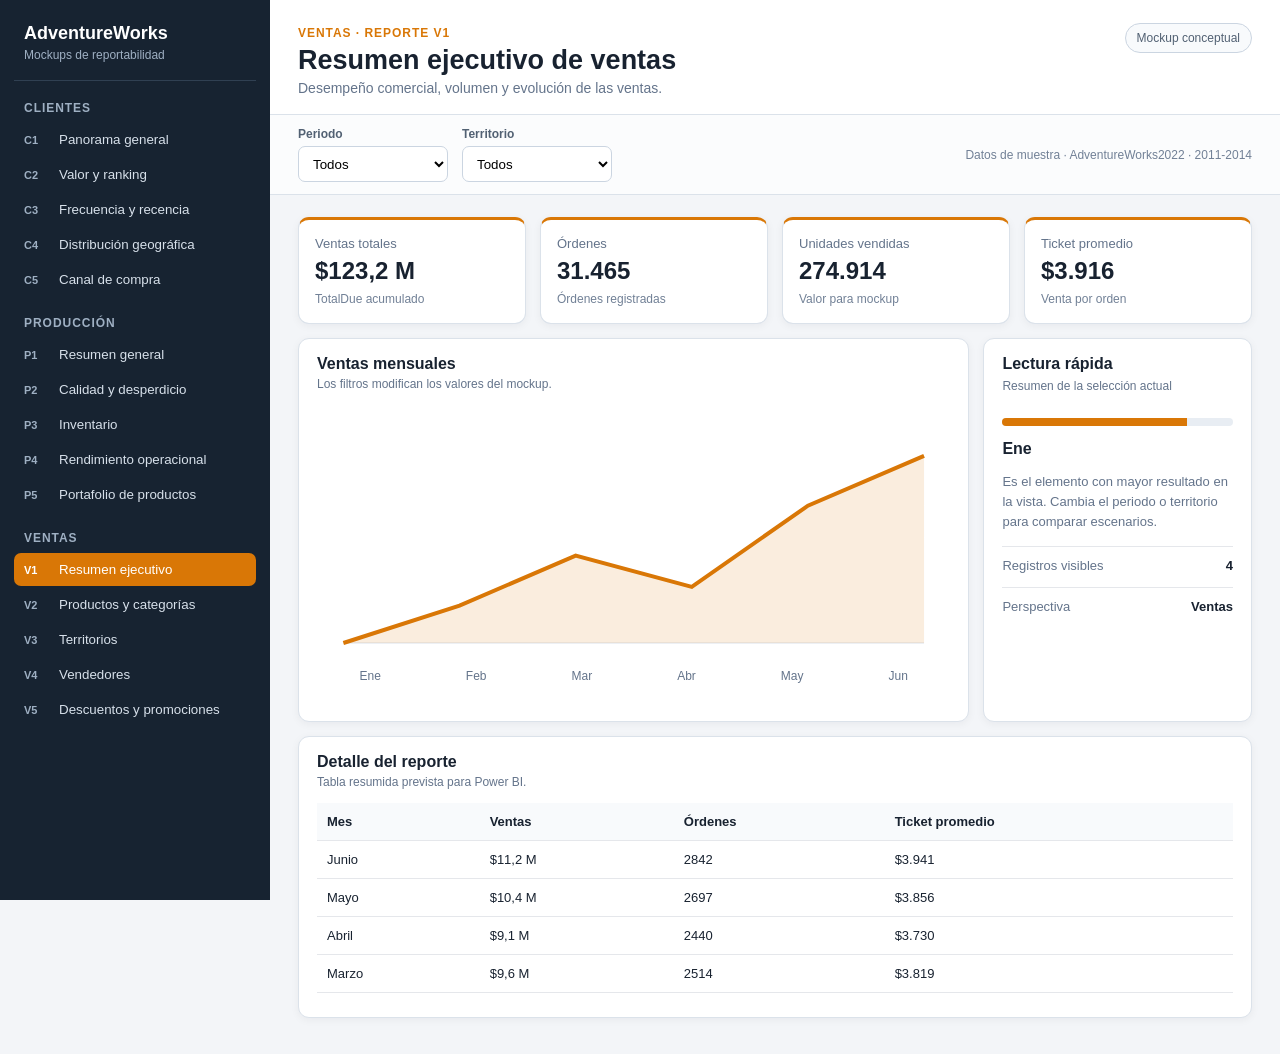
<file: Taller1/mocks/index.html>
<!doctype html>
<html lang="es">
<head>
  <meta charset="utf-8">
  <meta name="viewport" content="width=device-width,initial-scale=1">
  <title>AdventureWorks - Mockups de reportabilidad</title>
  <meta name="description" content="Quince vistas conceptuales para clientes, producción y ventas.">
  <link rel="stylesheet" href="styles.css">
</head>
<body>
  <main class="app">
    <aside class="sidebar">
      <div class="brand"><strong>AdventureWorks</strong><span>Mockups de reportabilidad</span></div>
      <nav id="report-nav" aria-label="Reportes"></nav>
    </aside>
    <section class="workspace">
      <header class="topbar">
        <div>
          <span id="eyebrow" class="eyebrow"></span>
          <h1 id="report-title"></h1>
          <p id="report-description"></p>
        </div>
        <span class="badge">Mockup conceptual</span>
      </header>
      <section class="filters" aria-label="Filtros">
        <label>Periodo<select id="year-filter"><option>Todos</option><option>2011</option><option>2012</option><option>2013</option><option>2014</option></select></label>
        <label>Territorio<select id="territory-filter"><option>Todos</option><option>Suroeste</option><option>Noroeste</option><option>Canadá</option><option>Australia</option><option>Reino Unido</option></select></label>
        <span>Datos de muestra · AdventureWorks2022 · 2011-2014</span>
      </section>
      <div class="content">
        <section id="kpis" class="kpis" aria-label="Indicadores principales"></section>
        <section class="visuals">
          <article class="panel chart-panel"><header><h2 id="chart-title"></h2><p>Los filtros modifican los valores del mockup.</p></header><div id="chart" class="chart"></div></article>
          <article class="panel summary"><header><h2>Lectura rápida</h2><p>Resumen de la selección actual</p></header><div id="summary-content"></div></article>
        </section>
        <article class="panel table-panel"><header><h2>Detalle del reporte</h2><p>Tabla resumida prevista para Power BI.</p></header><div class="table-scroll"><table><thead id="table-head"></thead><tbody id="table-body"></tbody></table></div></article>
      </div>
    </section>
  </main>
  <script src="app.js"></script>
</body>
</html>
</file>
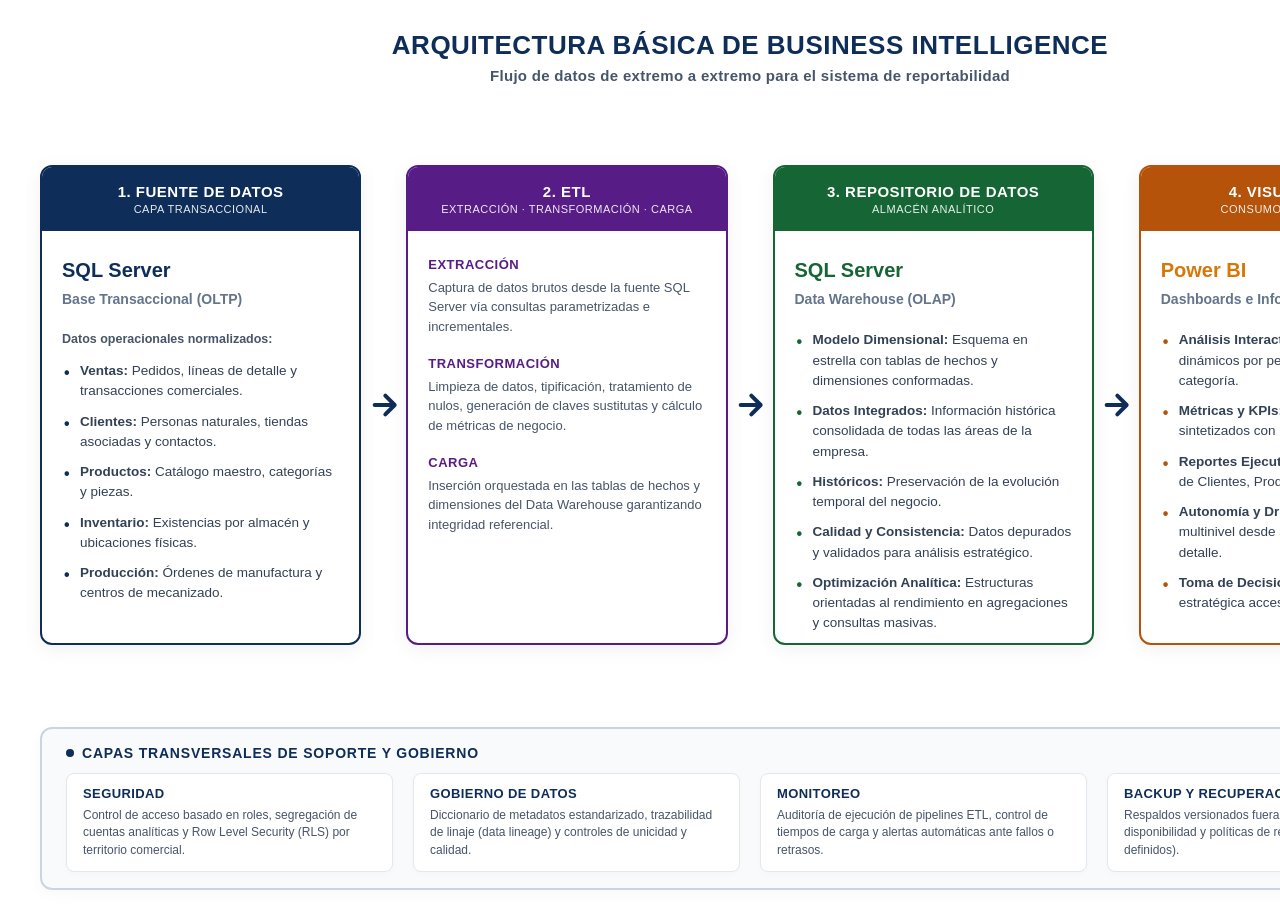
<file: informe/render_arquitectura.html>
<!DOCTYPE html>
<html lang="es">
<head>
  <meta charset="UTF-8">
  <title>Arquitectura de la Solución - Modo Claro</title>
  <style>
    * { box-sizing: border-box; margin: 0; padding: 0; font-family: 'Segoe UI', -apple-system, BlinkMacSystemFont, Roboto, Helvetica, Arial, sans-serif; }
    body {
      background-color: #ffffff;
      width: 1500px;
      height: 920px;
      padding: 30px 40px;
      display: flex;
      flex-direction: column;
      justify-content: space-between;
    }
    .header {
      text-align: center;
      margin-bottom: 25px;
    }
    .header h1 {
      font-size: 26px;
      font-weight: 800;
      color: #0f2d59;
      letter-spacing: 0.5px;
      text-transform: uppercase;
      margin-bottom: 6px;
    }
    .header p {
      font-size: 15px;
      font-weight: 600;
      color: #475569;
      letter-spacing: 0.3px;
    }
    .pipeline-container {
      display: flex;
      align-items: stretch;
      justify-content: space-between;
      position: relative;
      margin-bottom: 25px;
      height: 480px;
    }
    .col {
      flex: 1;
      display: flex;
      flex-direction: column;
      border-radius: 12px;
      background: #ffffff;
      box-shadow: 0 4px 20px rgba(0,0,0,0.06);
      border: 2px solid;
      overflow: hidden;
      max-width: 325px;
    }
    .col-header {
      padding: 16px 12px;
      text-align: center;
      color: #ffffff;
      font-weight: 700;
      font-size: 15px;
      text-transform: uppercase;
      letter-spacing: 0.5px;
      display: flex;
      flex-direction: column;
      gap: 3px;
    }
    .col-header small {
      font-size: 11px;
      opacity: 0.9;
      font-weight: 500;
    }
    .col-body {
      padding: 24px 20px;
      flex: 1;
      display: flex;
      flex-direction: column;
      justify-content: flex-start;
      font-size: 14px;
      color: #1e293b;
      line-height: 1.5;
    }
    .col-title {
      font-size: 20px;
      font-weight: 800;
      margin-bottom: 4px;
    }
    .col-subtitle {
      font-size: 14px;
      font-weight: 600;
      margin-bottom: 20px;
      color: #64748b;
    }
    .col-body ul {
      list-style: none;
      padding-left: 0;
    }
    .col-body ul li {
      position: relative;
      padding-left: 18px;
      margin-bottom: 10px;
      font-size: 13.5px;
      color: #334155;
    }
    .col-body ul li::before {
      content: "•";
      position: absolute;
      left: 2px;
      font-weight: bold;
      font-size: 16px;
    }
    .step-title {
      font-size: 13px;
      font-weight: 800;
      text-transform: uppercase;
      letter-spacing: 0.5px;
      margin-bottom: 3px;
    }
    .step-block {
      margin-bottom: 18px;
    }
    .step-block p {
      font-size: 13px;
      color: #475569;
    }

    /* Temas de columna */
    .c-oltp { border-color: #0f2d59; }
    .c-oltp .col-header { background: #0f2d59; }
    .c-oltp .col-title { color: #0f2d59; }
    .c-oltp ul li::before { color: #0f2d59; }

    .c-etl { border-color: #581c87; }
    .c-etl .col-header { background: #581c87; }
    .c-etl .step-title { color: #581c87; }

    .c-dw { border-color: #166534; }
    .c-dw .col-header { background: #166534; }
    .c-dw .col-title { color: #166534; }
    .c-dw ul li::before { color: #166534; }

    .c-bi { border-color: #b45309; }
    .c-bi .col-header { background: #b45309; }
    .c-bi .col-title { color: #d97706; }
    .c-bi ul li::before { color: #b45309; }

    /* Flechas conectoras */
    .arrow-container {
      display: flex;
      align-items: center;
      justify-content: center;
      width: 45px;
    }
    .arrow-container svg {
      width: 32px;
      height: 32px;
      fill: #0f2d59;
    }

    /* Capas transversales */
    .transversal {
      border: 2px solid #cbd5e1;
      border-radius: 12px;
      background: #f8fafc;
      padding: 16px 24px;
      box-shadow: 0 4px 15px rgba(0,0,0,0.03);
    }
    .transversal-title {
      font-size: 14px;
      font-weight: 800;
      color: #0f2d59;
      text-transform: uppercase;
      letter-spacing: 0.8px;
      margin-bottom: 12px;
      display: flex;
      align-items: center;
      gap: 8px;
    }
    .transversal-title::before {
      content: "";
      display: inline-block;
      width: 8px;
      height: 8px;
      background: #0f2d59;
      border-radius: 50%;
    }
    .trans-grid {
      display: grid;
      grid-template-columns: repeat(4, 1fr);
      gap: 20px;
    }
    .trans-card {
      background: #ffffff;
      border: 1px solid #e2e8f0;
      border-radius: 8px;
      padding: 12px 16px;
      box-shadow: 0 2px 6px rgba(0,0,0,0.02);
    }
    .trans-card h3 {
      font-size: 13px;
      font-weight: 700;
      color: #0f2d59;
      margin-bottom: 6px;
      text-transform: uppercase;
      letter-spacing: 0.4px;
    }
    .trans-card p {
      font-size: 12px;
      color: #475569;
      line-height: 1.45;
    }
  </style>
</head>
<body>

  <div class="header">
    <h1>Arquitectura Básica de Business Intelligence</h1>
    <p>Flujo de datos de extremo a extremo para el sistema de reportabilidad</p>
  </div>

  <div class="pipeline-container">
    <!-- 1. FUENTE DE DATOS -->
    <div class="col c-oltp">
      <div class="col-header">
        <span>1. Fuente de Datos</span>
        <small>Capa Transaccional</small>
      </div>
      <div class="col-body">
        <div class="col-title">SQL Server</div>
        <div class="col-subtitle">Base Transaccional (OLTP)</div>
        <p style="font-size:12.5px; color:#475569; margin-bottom:12px; font-weight:600;">Datos operacionales normalizados:</p>
        <ul>
          <li><strong>Ventas:</strong> Pedidos, líneas de detalle y transacciones comerciales.</li>
          <li><strong>Clientes:</strong> Personas naturales, tiendas asociadas y contactos.</li>
          <li><strong>Productos:</strong> Catálogo maestro, categorías y piezas.</li>
          <li><strong>Inventario:</strong> Existencias por almacén y ubicaciones físicas.</li>
          <li><strong>Producción:</strong> Órdenes de manufactura y centros de mecanizado.</li>
        </ul>
      </div>
    </div>

    <!-- FLECHA 1 -->
    <div class="arrow-container">
      <svg viewBox="0 0 24 24"><path d="M5 12h14M13 5l7 7-7 7" stroke="#0f2d59" stroke-width="3" stroke-linecap="round" stroke-linejoin="round" fill="none"/></svg>
    </div>

    <!-- 2. ETL -->
    <div class="col c-etl">
      <div class="col-header">
        <span>2. ETL</span>
        <small>Extracción · Transformación · Carga</small>
      </div>
      <div class="col-body">
        <div class="step-block">
          <div class="step-title">Extracción</div>
          <p>Captura de datos brutos desde la fuente SQL Server vía consultas parametrizadas e incrementales.</p>
        </div>
        <div class="step-block">
          <div class="step-title">Transformación</div>
          <p>Limpieza de datos, tipificación, tratamiento de nulos, generación de claves sustitutas y cálculo de métricas de negocio.</p>
        </div>
        <div class="step-block">
          <div class="step-title">Carga</div>
          <p>Inserción orquestada en las tablas de hechos y dimensiones del Data Warehouse garantizando integridad referencial.</p>
        </div>
      </div>
    </div>

    <!-- FLECHA 2 -->
    <div class="arrow-container">
      <svg viewBox="0 0 24 24"><path d="M5 12h14M13 5l7 7-7 7" stroke="#0f2d59" stroke-width="3" stroke-linecap="round" stroke-linejoin="round" fill="none"/></svg>
    </div>

    <!-- 3. REPOSITORIO DE DATOS -->
    <div class="col c-dw">
      <div class="col-header">
        <span>3. Repositorio de Datos</span>
        <small>Almacén Analítico</small>
      </div>
      <div class="col-body">
        <div class="col-title">SQL Server</div>
        <div class="col-subtitle">Data Warehouse (OLAP)</div>
        <ul>
          <li><strong>Modelo Dimensional:</strong> Esquema en estrella con tablas de hechos y dimensiones conformadas.</li>
          <li><strong>Datos Integrados:</strong> Información histórica consolidada de todas las áreas de la empresa.</li>
          <li><strong>Históricos:</strong> Preservación de la evolución temporal del negocio.</li>
          <li><strong>Calidad y Consistencia:</strong> Datos depurados y validados para análisis estratégico.</li>
          <li><strong>Optimización Analítica:</strong> Estructuras orientadas al rendimiento en agregaciones y consultas masivas.</li>
        </ul>
      </div>
    </div>

    <!-- FLECHA 3 -->
    <div class="arrow-container">
      <svg viewBox="0 0 24 24"><path d="M5 12h14M13 5l7 7-7 7" stroke="#0f2d59" stroke-width="3" stroke-linecap="round" stroke-linejoin="round" fill="none"/></svg>
    </div>

    <!-- 4. VISUALIZACIÓN -->
    <div class="col c-bi">
      <div class="col-header">
        <span>4. Visualización</span>
        <small>Consumo y Dashboards</small>
      </div>
      <div class="col-body">
        <div class="col-title">Power BI</div>
        <div class="col-subtitle">Dashboards e Informes</div>
        <ul>
          <li><strong>Análisis Interactivo:</strong> Filtros cruzados dinámicos por periodo, territorio y categoría.</li>
          <li><strong>Métricas y KPIs:</strong> Indicadores clave sintetizados con medidas DAX avanzadas.</li>
          <li><strong>Reportes Ejecutivos:</strong> 15 vistas analíticas de Clientes, Producción y Ventas.</li>
          <li><strong>Autonomía y Drill Down:</strong> Exploración multinivel desde agregados macro hasta el detalle.</li>
          <li><strong>Toma de Decisiones:</strong> Información estratégica accesible para la alta dirección.</li>
        </ul>
      </div>
    </div>
  </div>

  <!-- CAPAS TRANSVERSALES -->
  <div class="transversal">
    <div class="transversal-title">Capas Transversales de Soporte y Gobierno</div>
    <div class="trans-grid">
      <div class="trans-card">
        <h3>Seguridad</h3>
        <p>Control de acceso basado en roles, segregación de cuentas analíticas y Row Level Security (RLS) por territorio comercial.</p>
      </div>
      <div class="trans-card">
        <h3>Gobierno de Datos</h3>
        <p>Diccionario de metadatos estandarizado, trazabilidad de linaje (data lineage) y controles de unicidad y calidad.</p>
      </div>
      <div class="trans-card">
        <h3>Monitoreo</h3>
        <p>Auditoría de ejecución de pipelines ETL, control de tiempos de carga y alertas automáticas ante fallos o retrasos.</p>
      </div>
      <div class="trans-card">
        <h3>Backup y Recuperación</h3>
        <p>Respaldos versionados fuera del contenedor, alta disponibilidad y políticas de recuperación (RPO y RTO definidos).</p>
      </div>
    </div>
  </div>

</body>
</html>
</file>
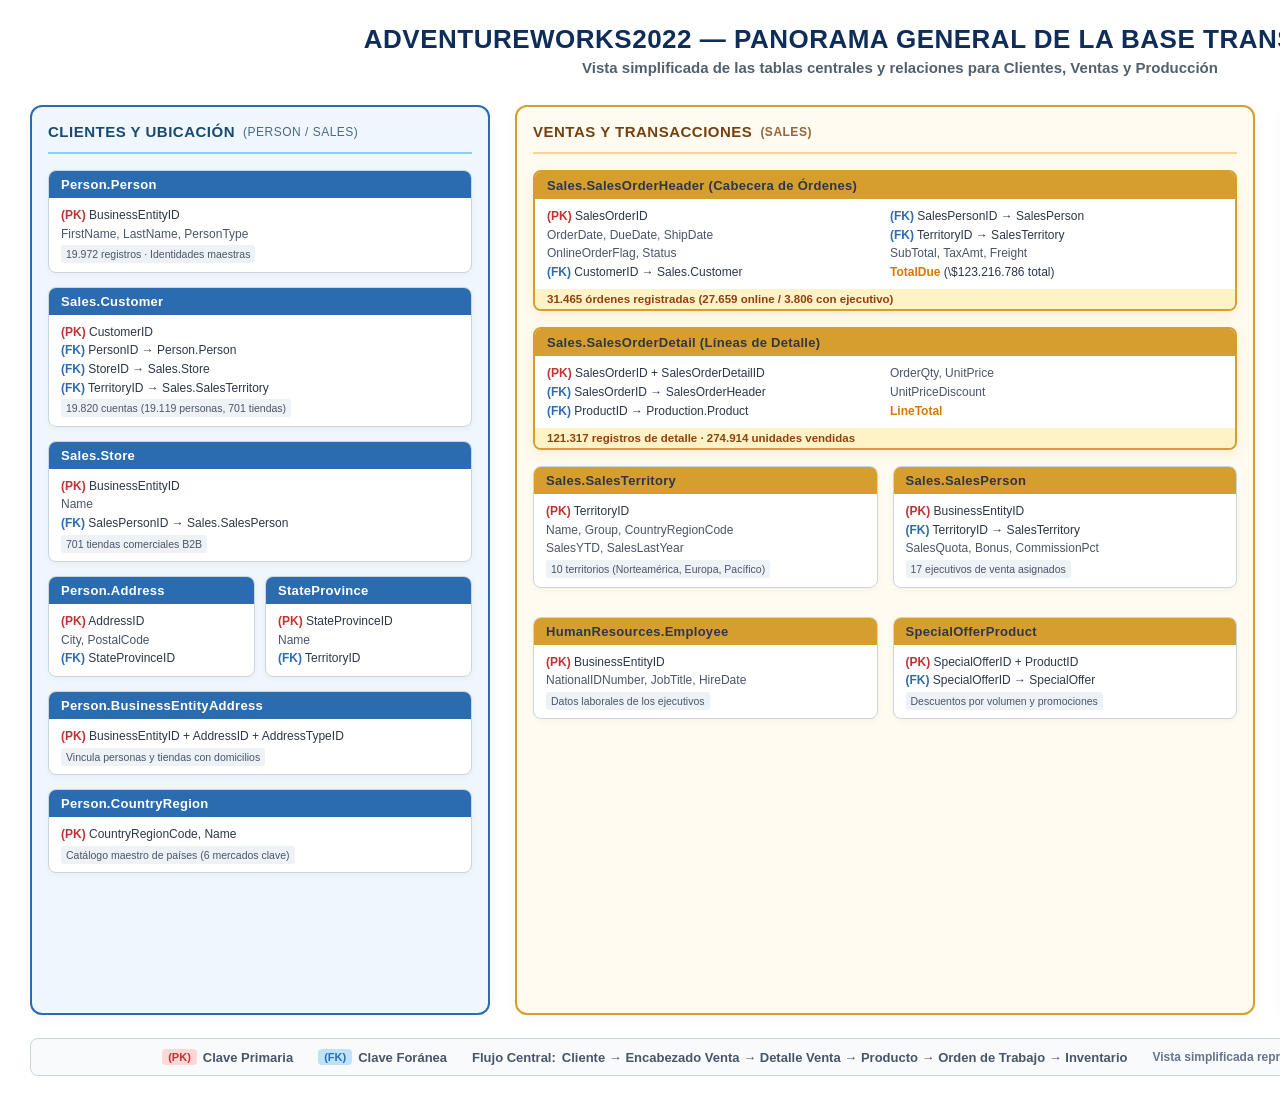
<file: informe/render_modelo_relacional.html>
<!DOCTYPE html>
<html lang="es">
<head>
  <meta charset="UTF-8">
  <title>Modelo Relacional Simplificado - Modo Claro</title>
  <style>
    * { box-sizing: border-box; margin: 0; padding: 0; font-family: 'Segoe UI', -apple-system, BlinkMacSystemFont, Roboto, Helvetica, Arial, sans-serif; }
    body {
      background-color: #ffffff;
      width: 1800px;
      height: 1100px;
      padding: 24px 30px;
      display: flex;
      flex-direction: column;
      justify-content: space-between;
      position: relative;
    }
    .header {
      text-align: center;
      margin-bottom: 20px;
    }
    .header h1 {
      font-size: 26px;
      font-weight: 800;
      color: #0f2d59;
      letter-spacing: 0.5px;
      text-transform: uppercase;
      margin-bottom: 4px;
    }
    .header p {
      font-size: 15px;
      font-weight: 600;
      color: #52606d;
    }

    .main-grid {
      display: grid;
      grid-template-columns: 460px 740px 510px;
      gap: 25px;
      height: 910px;
      position: relative;
    }

    /* Swimlanes */
    .swimlane {
      border-radius: 12px;
      border: 2px solid;
      padding: 16px;
      display: flex;
      flex-direction: column;
      box-shadow: 0 4px 15px rgba(0,0,0,0.03);
      position: relative;
    }
    .sw-title {
      font-size: 15px;
      font-weight: 800;
      text-transform: uppercase;
      letter-spacing: 0.5px;
      padding-bottom: 12px;
      margin-bottom: 16px;
      border-bottom: 2px solid;
      display: flex;
      align-items: center;
      gap: 8px;
    }

    /* Temas de Swimlane */
    .sw-clientes { background: #f0f7fc; border-color: #2b6cb0; }
    .sw-clientes .sw-title { color: #1a4971; border-color: #90cdf4; }

    .sw-ventas { background: #fffbf0; border-color: #d69e2e; }
    .sw-ventas .sw-title { color: #744210; border-color: #fbd38d; }

    .sw-produccion { background: #f0fdf4; border-color: #2f855a; }
    .sw-produccion .sw-title { color: #1c4532; border-color: #9ae6b4; }

    /* Estructura interna de tablas */
    .table-card {
      background: #ffffff;
      border-radius: 8px;
      border: 1.5px solid;
      box-shadow: 0 2px 6px rgba(0,0,0,0.04);
      margin-bottom: 14px;
      overflow: hidden;
      font-size: 12px;
    }
    .table-header {
      padding: 6px 12px;
      font-weight: 800;
      font-size: 13px;
      letter-spacing: 0.3px;
      display: flex;
      justify-content: space-between;
      align-items: center;
      color: #ffffff;
    }
    .table-body {
      padding: 8px 12px;
      line-height: 1.55;
      color: #2d3748;
    }
    .pk { font-weight: 800; color: #c53030; }
    .fk { font-weight: 700; color: #2b6cb0; }
    .attr { color: #4a5568; }

    /* Tarjetas de Clientes */
    .sw-clientes .table-card { border-color: #cbd5e0; }
    .sw-clientes .table-header { background: #2b6cb0; }

    /* Tarjetas de Ventas */
    .sw-ventas .table-card { border-color: #cbd5e0; }
    .sw-ventas .table-header { background: #d69e2e; color: #2d3748; font-weight: 900; }
    .sw-ventas .table-card.highlight { border: 2.5px solid #d69e2e; box-shadow: 0 4px 12px rgba(214, 158, 46, 0.15); }

    /* Tarjetas de Producción */
    .sw-produccion .table-card { border-color: #cbd5e0; }
    .sw-produccion .table-header { background: #2f855a; }
    .sw-produccion .table-card.highlight { border: 2.5px solid #2f855a; box-shadow: 0 4px 12px rgba(47, 133, 90, 0.15); }

    /* Layout interno de Ventas (2 columnas) */
    .ventas-grid {
      display: grid;
      grid-template-columns: 1fr 1fr;
      gap: 15px;
    }

    /* Layout interno de Producción (2 columnas) */
    .prod-grid {
      display: grid;
      grid-template-columns: 1fr 1fr;
      gap: 12px;
    }

    /* Leyenda inferior */
    .legend-bar {
      margin-top: 14px;
      background: #f8fafc;
      border: 1.5px solid #cbd5e1;
      border-radius: 8px;
      padding: 10px 20px;
      display: flex;
      justify-content: center;
      align-items: center;
      gap: 25px;
      font-size: 13px;
      color: #475569;
      font-weight: 600;
    }
    .legend-item {
      display: flex;
      align-items: center;
      gap: 6px;
    }
    .badge-pk { background: #fed7d7; color: #c53030; padding: 2px 6px; border-radius: 4px; font-weight: 800; font-size: 11px; }
    .badge-fk { background: #bee3f8; color: #2b6cb0; padding: 2px 6px; border-radius: 4px; font-weight: 800; font-size: 11px; }

    /* Conectores / flechas visuales estilizadas */
    .rel-tag {
      display: inline-block;
      font-size: 10.5px;
      background: #edf2f7;
      color: #4a5568;
      padding: 1px 5px;
      border-radius: 3px;
      margin-top: 2px;
    }
  </style>
</head>
<body>

  <div class="header">
    <h1>AdventureWorks2022 — Panorama General de la Base Transaccional</h1>
    <p>Vista simplificada de las tablas centrales y relaciones para Clientes, Ventas y Producción</p>
  </div>

  <div class="main-grid">

    <!-- 1. SWIMLANE: CLIENTES Y UBICACIÓN -->
    <div class="swimlane sw-clientes">
      <div class="sw-title">
        <span>Clientes y Ubicación</span>
        <span style="font-size:12px; opacity:0.8; font-weight:500;">(Person / Sales)</span>
      </div>

      <div class="table-card">
        <div class="table-header">Person.Person</div>
        <div class="table-body">
          <div><span class="pk">(PK)</span> BusinessEntityID</div>
          <div><span class="attr">FirstName, LastName, PersonType</span></div>
          <div class="rel-tag">19.972 registros · Identidades maestras</div>
        </div>
      </div>

      <div class="table-card">
        <div class="table-header">Sales.Customer</div>
        <div class="table-body">
          <div><span class="pk">(PK)</span> CustomerID</div>
          <div><span class="fk">(FK)</span> PersonID &rarr; Person.Person</div>
          <div><span class="fk">(FK)</span> StoreID &rarr; Sales.Store</div>
          <div><span class="fk">(FK)</span> TerritoryID &rarr; Sales.SalesTerritory</div>
          <div class="rel-tag">19.820 cuentas (19.119 personas, 701 tiendas)</div>
        </div>
      </div>

      <div class="table-card">
        <div class="table-header">Sales.Store</div>
        <div class="table-body">
          <div><span class="pk">(PK)</span> BusinessEntityID</div>
          <div><span class="attr">Name</span></div>
          <div><span class="fk">(FK)</span> SalesPersonID &rarr; Sales.SalesPerson</div>
          <div class="rel-tag">701 tiendas comerciales B2B</div>
        </div>
      </div>

      <div style="display:grid; grid-template-columns:1fr 1fr; gap:10px;">
        <div class="table-card">
          <div class="table-header">Person.Address</div>
          <div class="table-body">
            <div><span class="pk">(PK)</span> AddressID</div>
            <div><span class="attr">City, PostalCode</span></div>
            <div><span class="fk">(FK)</span> StateProvinceID</div>
          </div>
        </div>
        <div class="table-card">
          <div class="table-header">StateProvince</div>
          <div class="table-body">
            <div><span class="pk">(PK)</span> StateProvinceID</div>
            <div><span class="attr">Name</span></div>
            <div><span class="fk">(FK)</span> TerritoryID</div>
          </div>
        </div>
      </div>

      <div class="table-card">
        <div class="table-header">Person.BusinessEntityAddress</div>
        <div class="table-body">
          <div><span class="pk">(PK)</span> BusinessEntityID + AddressID + AddressTypeID</div>
          <div class="rel-tag">Vincula personas y tiendas con domicilios</div>
        </div>
      </div>

      <div class="table-card">
        <div class="table-header">Person.CountryRegion</div>
        <div class="table-body">
          <div><span class="pk">(PK)</span> CountryRegionCode, Name</div>
          <div class="rel-tag">Catálogo maestro de países (6 mercados clave)</div>
        </div>
      </div>
    </div>

    <!-- 2. SWIMLANE: VENTAS -->
    <div class="swimlane sw-ventas">
      <div class="sw-title">
        <span>Ventas y Transacciones</span>
        <span style="font-size:12px; opacity:0.8; font-weight:600;">(Sales)</span>
      </div>

      <!-- Cabecera y Detalle de Venta -->
      <div class="table-card highlight" style="margin-bottom:16px;">
        <div class="table-header">Sales.SalesOrderHeader (Cabecera de Órdenes)</div>
        <div class="table-body" style="display:grid; grid-template-columns: 1fr 1fr; gap:10px;">
          <div>
            <div><span class="pk">(PK)</span> SalesOrderID</div>
            <div><span class="attr">OrderDate, DueDate, ShipDate</span></div>
            <div><span class="attr">OnlineOrderFlag, Status</span></div>
            <div><span class="fk">(FK)</span> CustomerID &rarr; Sales.Customer</div>
          </div>
          <div>
            <div><span class="fk">(FK)</span> SalesPersonID &rarr; SalesPerson</div>
            <div><span class="fk">(FK)</span> TerritoryID &rarr; SalesTerritory</div>
            <div><span class="attr">SubTotal, TaxAmt, Freight</span></div>
            <div><strong style="color:#d97706;">TotalDue</strong> (\$123.216.786 total)</div>
          </div>
        </div>
        <div style="background:#fef3c7; padding:4px 12px; font-size:11.5px; font-weight:700; color:#92400e;">
          31.465 órdenes registradas (27.659 online / 3.806 con ejecutivo)
        </div>
      </div>

      <div class="table-card highlight" style="margin-bottom:16px;">
        <div class="table-header">Sales.SalesOrderDetail (Líneas de Detalle)</div>
        <div class="table-body" style="display:grid; grid-template-columns: 1fr 1fr; gap:10px;">
          <div>
            <div><span class="pk">(PK)</span> SalesOrderID + SalesOrderDetailID</div>
            <div><span class="fk">(FK)</span> SalesOrderID &rarr; SalesOrderHeader</div>
            <div><span class="fk">(FK)</span> ProductID &rarr; Production.Product</div>
          </div>
          <div>
            <div><span class="attr">OrderQty, UnitPrice</span></div>
            <div><span class="attr">UnitPriceDiscount</span></div>
            <div><strong style="color:#d97706;">LineTotal</strong></div>
          </div>
        </div>
        <div style="background:#fef3c7; padding:4px 12px; font-size:11.5px; font-weight:700; color:#92400e;">
          121.317 registros de detalle · 274.914 unidades vendidas
        </div>
      </div>

      <!-- Territorios, Vendedores, Empleados, Promociones -->
      <div class="ventas-grid">
        <div class="table-card">
          <div class="table-header">Sales.SalesTerritory</div>
          <div class="table-body">
            <div><span class="pk">(PK)</span> TerritoryID</div>
            <div><span class="attr">Name, Group, CountryRegionCode</span></div>
            <div><span class="attr">SalesYTD, SalesLastYear</span></div>
            <div class="rel-tag">10 territorios (Norteamérica, Europa, Pacífico)</div>
          </div>
        </div>

        <div class="table-card">
          <div class="table-header">Sales.SalesPerson</div>
          <div class="table-body">
            <div><span class="pk">(PK)</span> BusinessEntityID</div>
            <div><span class="fk">(FK)</span> TerritoryID &rarr; SalesTerritory</div>
            <div><span class="attr">SalesQuota, Bonus, CommissionPct</span></div>
            <div class="rel-tag">17 ejecutivos de venta asignados</div>
          </div>
        </div>

        <div class="table-card">
          <div class="table-header">HumanResources.Employee</div>
          <div class="table-body">
            <div><span class="pk">(PK)</span> BusinessEntityID</div>
            <div><span class="attr">NationalIDNumber, JobTitle, HireDate</span></div>
            <div class="rel-tag">Datos laborales de los ejecutivos</div>
          </div>
        </div>

        <div class="table-card">
          <div class="table-header">SpecialOfferProduct</div>
          <div class="table-body">
            <div><span class="pk">(PK)</span> SpecialOfferID + ProductID</div>
            <div><span class="fk">(FK)</span> SpecialOfferID &rarr; SpecialOffer</div>
            <div class="rel-tag">Descuentos por volumen y promociones</div>
          </div>
        </div>
      </div>
    </div>

    <!-- 3. SWIMLANE: PRODUCCIÓN -->
    <div class="swimlane sw-produccion">
      <div class="sw-title">
        <span>Producción e Inventarios</span>
        <span style="font-size:12px; opacity:0.8; font-weight:600;">(Production)</span>
      </div>

      <!-- Producto Maestro -->
      <div class="table-card highlight">
        <div class="table-header">Production.Product (Catálogo)</div>
        <div class="table-body">
          <div><span class="pk">(PK)</span> ProductID</div>
          <div><span class="attr">Name, ProductNumber, MakeFlag</span></div>
          <div><span class="attr">FinishedGoodsFlag, SafetyStockLevel</span></div>
          <div><strong style="color:#2f855a;">StandardCost, ListPrice</strong></div>
          <div><span class="fk">(FK)</span> ProductSubcategoryID</div>
          <div class="rel-tag">504 productos (295 terminados para venta)</div>
        </div>
      </div>

      <div class="prod-grid">
        <div class="table-card">
          <div class="table-header">ProductSubcategory</div>
          <div class="table-body">
            <div><span class="pk">(PK)</span> ProductSubcategoryID</div>
            <div><span class="fk">(FK)</span> ProductCategoryID</div>
            <div><span class="attr">Name</span> (37 líneas)</div>
          </div>
        </div>
        <div class="table-card">
          <div class="table-header">ProductCategory</div>
          <div class="table-body">
            <div><span class="pk">(PK)</span> ProductCategoryID</div>
            <div><span class="attr">Name</span> (4 categorías)</div>
            <div class="rel-tag">Bicicletas, Piezas, Ropa, Accesorios</div>
          </div>
        </div>
      </div>

      <!-- Inventario y Ubicaciones -->
      <div class="prod-grid">
        <div class="table-card">
          <div class="table-header">ProductInventory</div>
          <div class="table-body">
            <div><span class="pk">(PK)</span> ProductID + LocationID</div>
            <div><span class="attr">Shelf, Bin, Quantity</span></div>
            <div class="rel-tag">335.974 unidades físicas</div>
          </div>
        </div>
        <div class="table-card">
          <div class="table-header">Production.Location</div>
          <div class="table-body">
            <div><span class="pk">(PK)</span> LocationID, Name</div>
            <div><span class="attr">CostRate, Availability</span></div>
            <div class="rel-tag">14 almacenes y centros</div>
          </div>
        </div>
      </div>

      <!-- Órdenes de Trabajo y Rutas -->
      <div class="table-card">
        <div class="table-header">Production.WorkOrder</div>
        <div class="table-body">
          <div><span class="pk">(PK)</span> WorkOrderID</div>
          <div><span class="fk">(FK)</span> ProductID &rarr; Production.Product</div>
          <div><span class="attr">OrderQty</span> (4.507.721 unidades)</div>
          <div><span class="attr">ScrappedQty</span> (10.651 merma · 0,24%)</div>
          <div><span class="fk">(FK)</span> ScrapReasonID &rarr; ScrapReason</div>
          <div class="rel-tag">72.591 órdenes de manufactura ejecutadas</div>
        </div>
      </div>

      <div class="table-card">
        <div class="table-header">Production.WorkOrderRouting</div>
        <div class="table-body">
          <div><span class="pk">(PK)</span> WorkOrderID + ProductID + OperationSequence</div>
          <div><span class="fk">(FK)</span> LocationID &rarr; Location</div>
          <div><span class="attr">ScheduledCost, ActualCost, ActualResourceHrs</span></div>
          <div class="rel-tag">67.131 etapas de ruta de fabricación</div>
        </div>
      </div>
    </div>

  </div>

  <!-- LEYENDA -->
  <div class="legend-bar">
    <div class="legend-item"><span class="badge-pk">(PK)</span> Clave Primaria</div>
    <div class="legend-item"><span class="badge-fk">(FK)</span> Clave Foránea</div>
    <div class="legend-item"><strong>Flujo Central:</strong> Cliente &rarr; Encabezado Venta &rarr; Detalle Venta &rarr; Producto &rarr; Orden de Trabajo &rarr; Inventario</div>
    <div class="legend-item" style="color:#64748b; font-size:12px;">Vista simplificada representativa de las 71 tablas de usuario de AdventureWorks2022</div>
  </div>

</body>
</html>
</file>
<file: Taller1/mocks/styles.css>
:root{--accent:#d97706;--bg:#f3f5f8;--text:#182230;--muted:#64748b;--line:#dbe2ea;--card:#fff}*{box-sizing:border-box}html,body{margin:0;min-height:100%;background:var(--bg);color:var(--text);font-family:Arial,Helvetica,sans-serif}.app{min-height:100vh;display:flex}.sidebar{position:sticky;top:0;width:270px;height:100vh;flex:0 0 270px;overflow:auto;background:#172331;color:#fff;padding:20px 14px}.brand{padding:3px 10px 18px;border-bottom:1px solid #304052}.brand strong,.brand span{display:block}.brand strong{font-size:18px}.brand span{margin-top:4px;color:#9fb0c3;font-size:12px}.nav-group{margin-top:20px}.nav-group h2{margin:0 10px 8px;color:#9fb0c3;font-size:12px;letter-spacing:.08em;text-transform:uppercase}.nav-button{display:flex;width:100%;align-items:center;gap:8px;margin:2px 0;padding:9px 10px;border:0;border-radius:7px;background:transparent;color:#d7e0ea;text-align:left;cursor:pointer}.nav-button:hover{background:#233447}.nav-button.active{background:var(--group-color);color:#fff}.nav-code{width:27px;color:#9fb0c3;font-size:11px;font-weight:700}.active .nav-code{color:#fff}.workspace{min-width:0;flex:1}.topbar{min-height:112px;display:flex;align-items:flex-start;justify-content:space-between;gap:20px;padding:23px 28px 18px;border-bottom:1px solid var(--line);background:#fff}.topbar h1{margin:4px 0;font-size:27px}.topbar p{margin:0;color:var(--muted);font-size:14px}.eyebrow{color:var(--accent);font-size:12px;font-weight:800;letter-spacing:.08em;text-transform:uppercase}.badge{padding:7px 11px;border:1px solid #cbd5e1;border-radius:999px;background:#f8fafc;color:#526173;font-size:12px;white-space:nowrap}.filters{display:flex;align-items:flex-end;gap:14px;min-height:72px;padding:12px 28px;border-bottom:1px solid var(--line);background:#fbfcfd}.filters label{display:grid;gap:5px;color:#526173;font-size:12px;font-weight:700}.filters select{min-width:150px;height:36px;padding:0 10px;border:1px solid #cbd5e1;border-radius:7px;background:#fff}.filters>span{margin-left:auto;align-self:center;color:#718096;font-size:12px}.content{padding:22px 28px 36px}.kpis{display:grid;grid-template-columns:repeat(4,minmax(0,1fr));gap:14px}.panel,.kpi{border:1px solid var(--line);border-radius:11px;background:var(--card);box-shadow:0 2px 9px rgba(15,23,42,.05)}.kpi{padding:16px;border-top:3px solid var(--accent)}.kpi small{display:block;color:var(--muted);font-size:13px}.kpi strong{display:block;margin:6px 0 4px;font-size:24px}.kpi span{color:#718096;font-size:12px}.visuals{display:grid;grid-template-columns:minmax(0,2fr) minmax(260px,.8fr);gap:14px;margin-top:14px}.panel header{padding:16px 18px 0}.panel h2{margin:0;font-size:16px}.panel header p{margin:4px 0 0;color:var(--muted);font-size:12px}.chart{height:330px;padding:18px}.bar-chart{height:100%;display:flex;flex-direction:column;justify-content:center;gap:13px}.bar-row{display:grid;grid-template-columns:120px 1fr 65px;align-items:center;gap:10px;font-size:12px}.bar-track{height:20px;overflow:hidden;border-radius:5px;background:#edf1f5}.bar-fill{height:100%;min-width:3px;border-radius:5px;background:var(--accent)}.bar-value{text-align:right;font-weight:700}.pie-wrap{height:100%;display:flex;align-items:center;justify-content:center;gap:35px}.pie{width:190px;height:190px;border-radius:50%;box-shadow:inset 0 0 0 28px #fff}.pie-legend{display:grid;gap:9px}.pie-legend div{display:flex;align-items:center;gap:8px;font-size:12px}.dot{width:10px;height:10px;border-radius:2px}.line-chart{height:100%;display:flex;flex-direction:column}.line-chart svg{width:100%;height:260px;overflow:visible}.axis-labels{display:flex;justify-content:space-around;color:var(--muted);font-size:12px}.summary>div{display:grid;gap:14px;padding:22px 18px}.meter{height:8px;overflow:hidden;border-radius:999px;background:#e8edf3}.meter span{display:block;height:100%;background:var(--accent)}.summary p{margin:0;color:var(--muted);font-size:13px;line-height:1.55}.mini{display:flex;justify-content:space-between;padding-top:11px;border-top:1px solid #e5e7eb;color:var(--muted);font-size:13px}.mini b{color:var(--text)}.table-panel{margin-top:14px;padding-bottom:10px}.table-scroll{overflow-x:auto;padding:14px 18px}table{width:100%;border-collapse:collapse;font-size:13px}th,td{padding:11px 10px;border-bottom:1px solid #e5e7eb;text-align:left;white-space:nowrap}th{background:#f8fafc}tbody tr:hover{background:#f8fafc}@media(max-width:1050px){.kpis{grid-template-columns:repeat(2,1fr)}.visuals{grid-template-columns:1fr}}@media(max-width:760px){.app{display:block}.sidebar{position:static;width:100%;height:auto;padding:14px}.brand{border:0}.nav-group{margin-top:10px}.nav-group h2{margin-left:4px}.nav-button{display:inline-flex;width:auto;margin:2px}.nav-button span:last-child{display:none}.topbar{padding:18px}.badge{display:none}.filters{padding:12px 18px;flex-wrap:wrap}.filters>span{width:100%;margin:0}.content{padding:18px}.kpis{grid-template-columns:1fr}.bar-row{grid-template-columns:90px 1fr 55px}.pie-wrap{flex-direction:column;gap:15px}}
</file>
